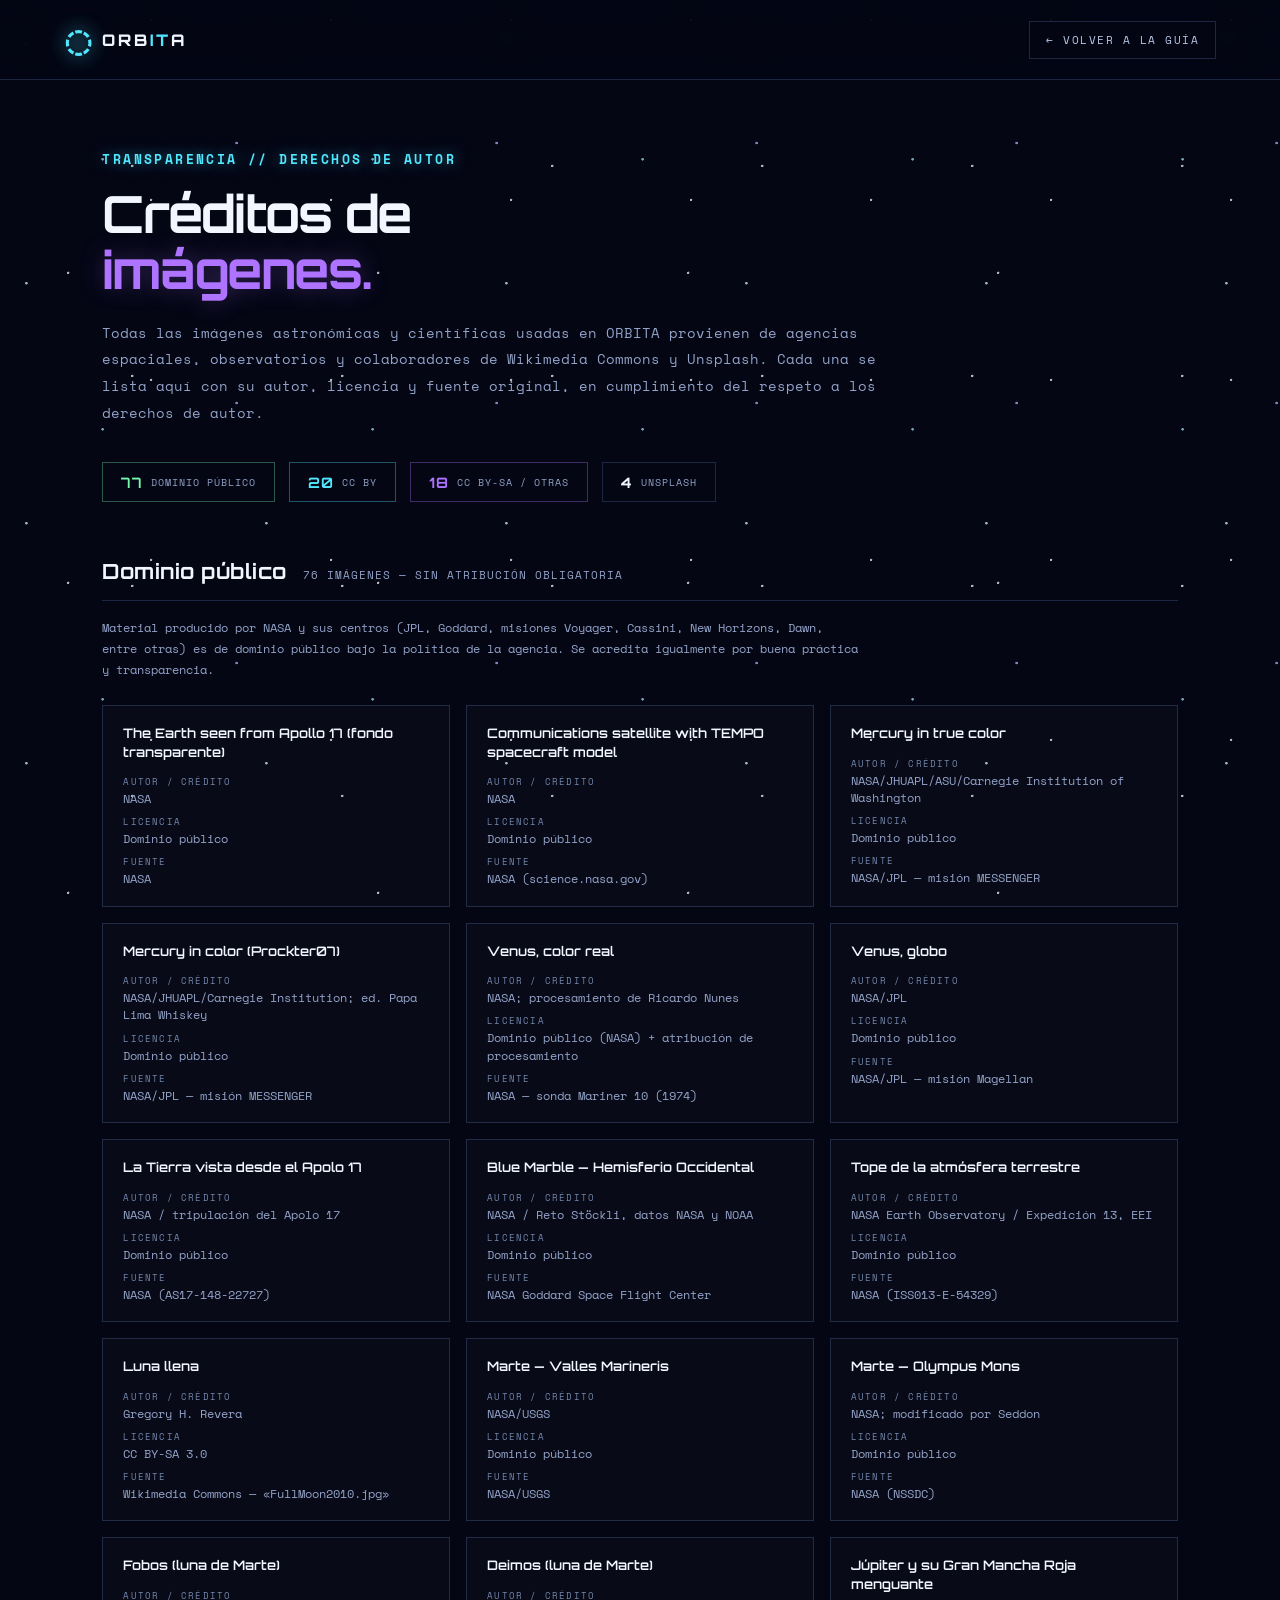
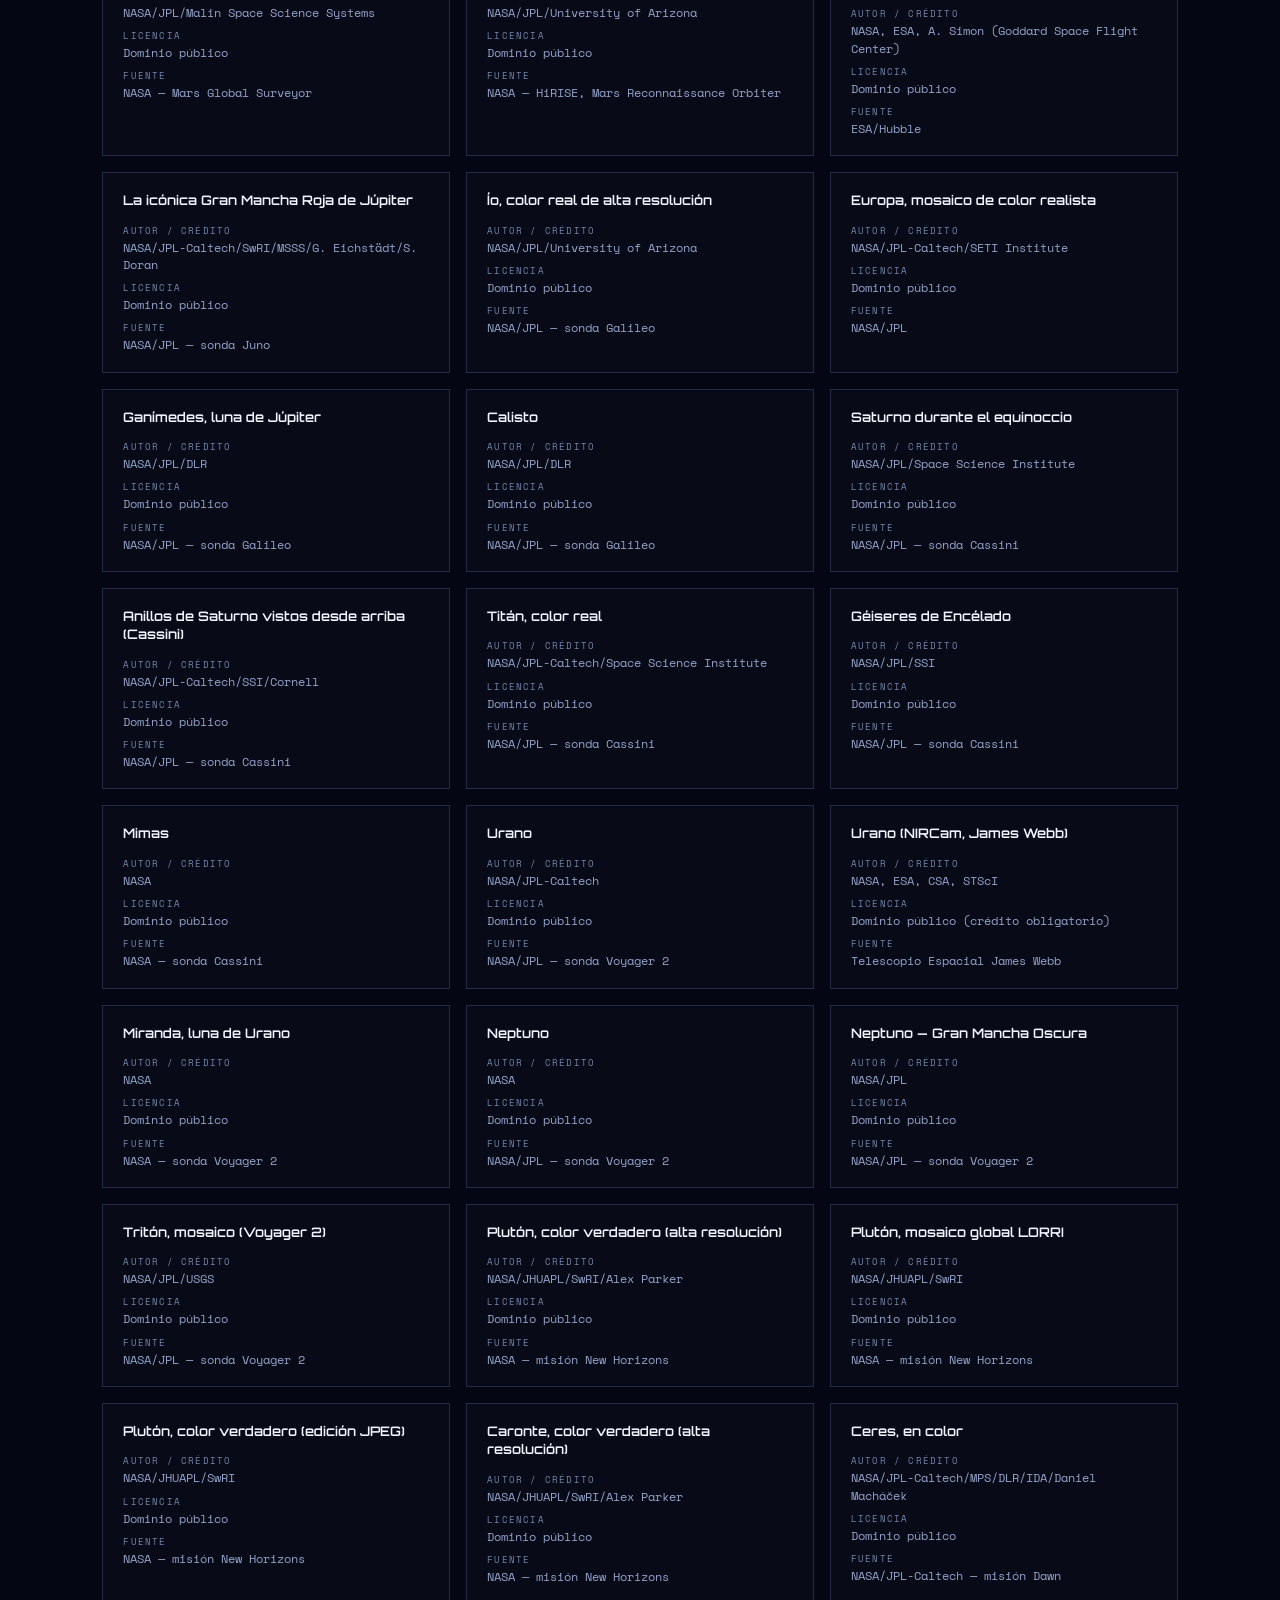
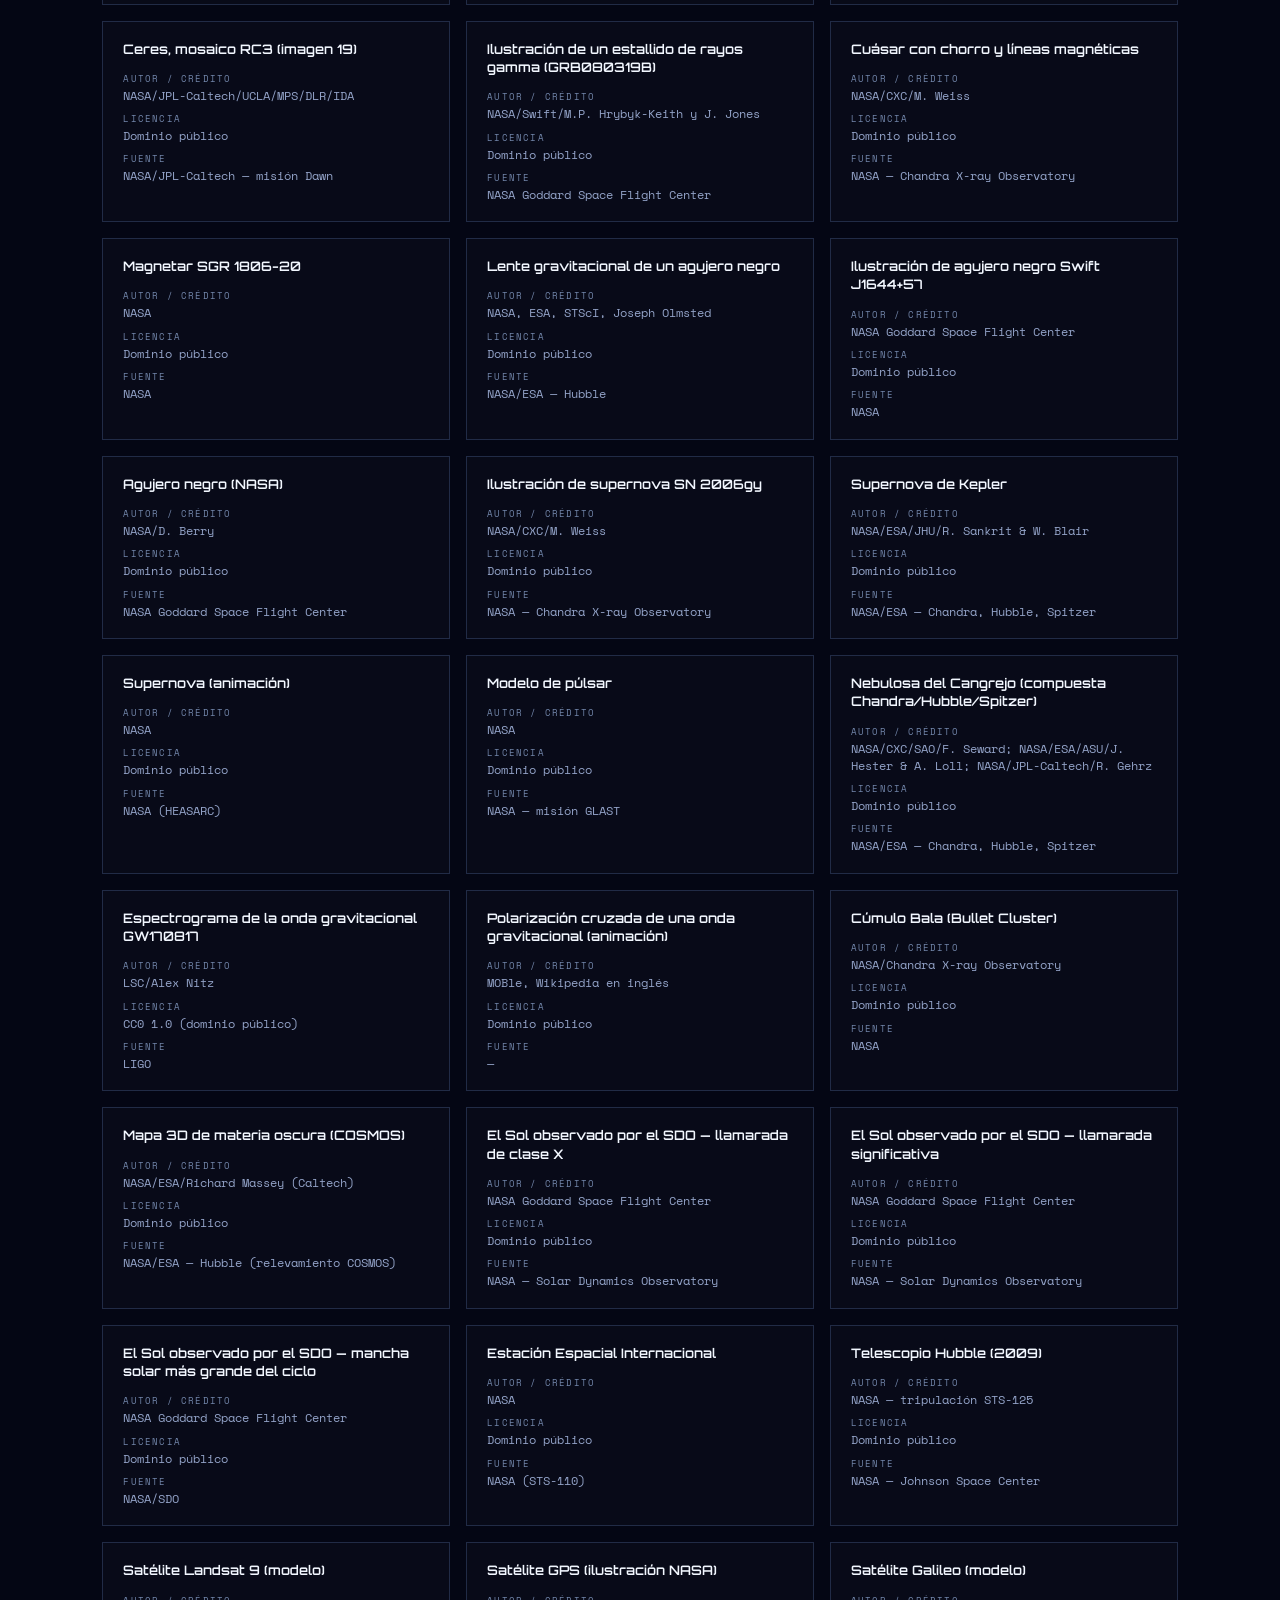
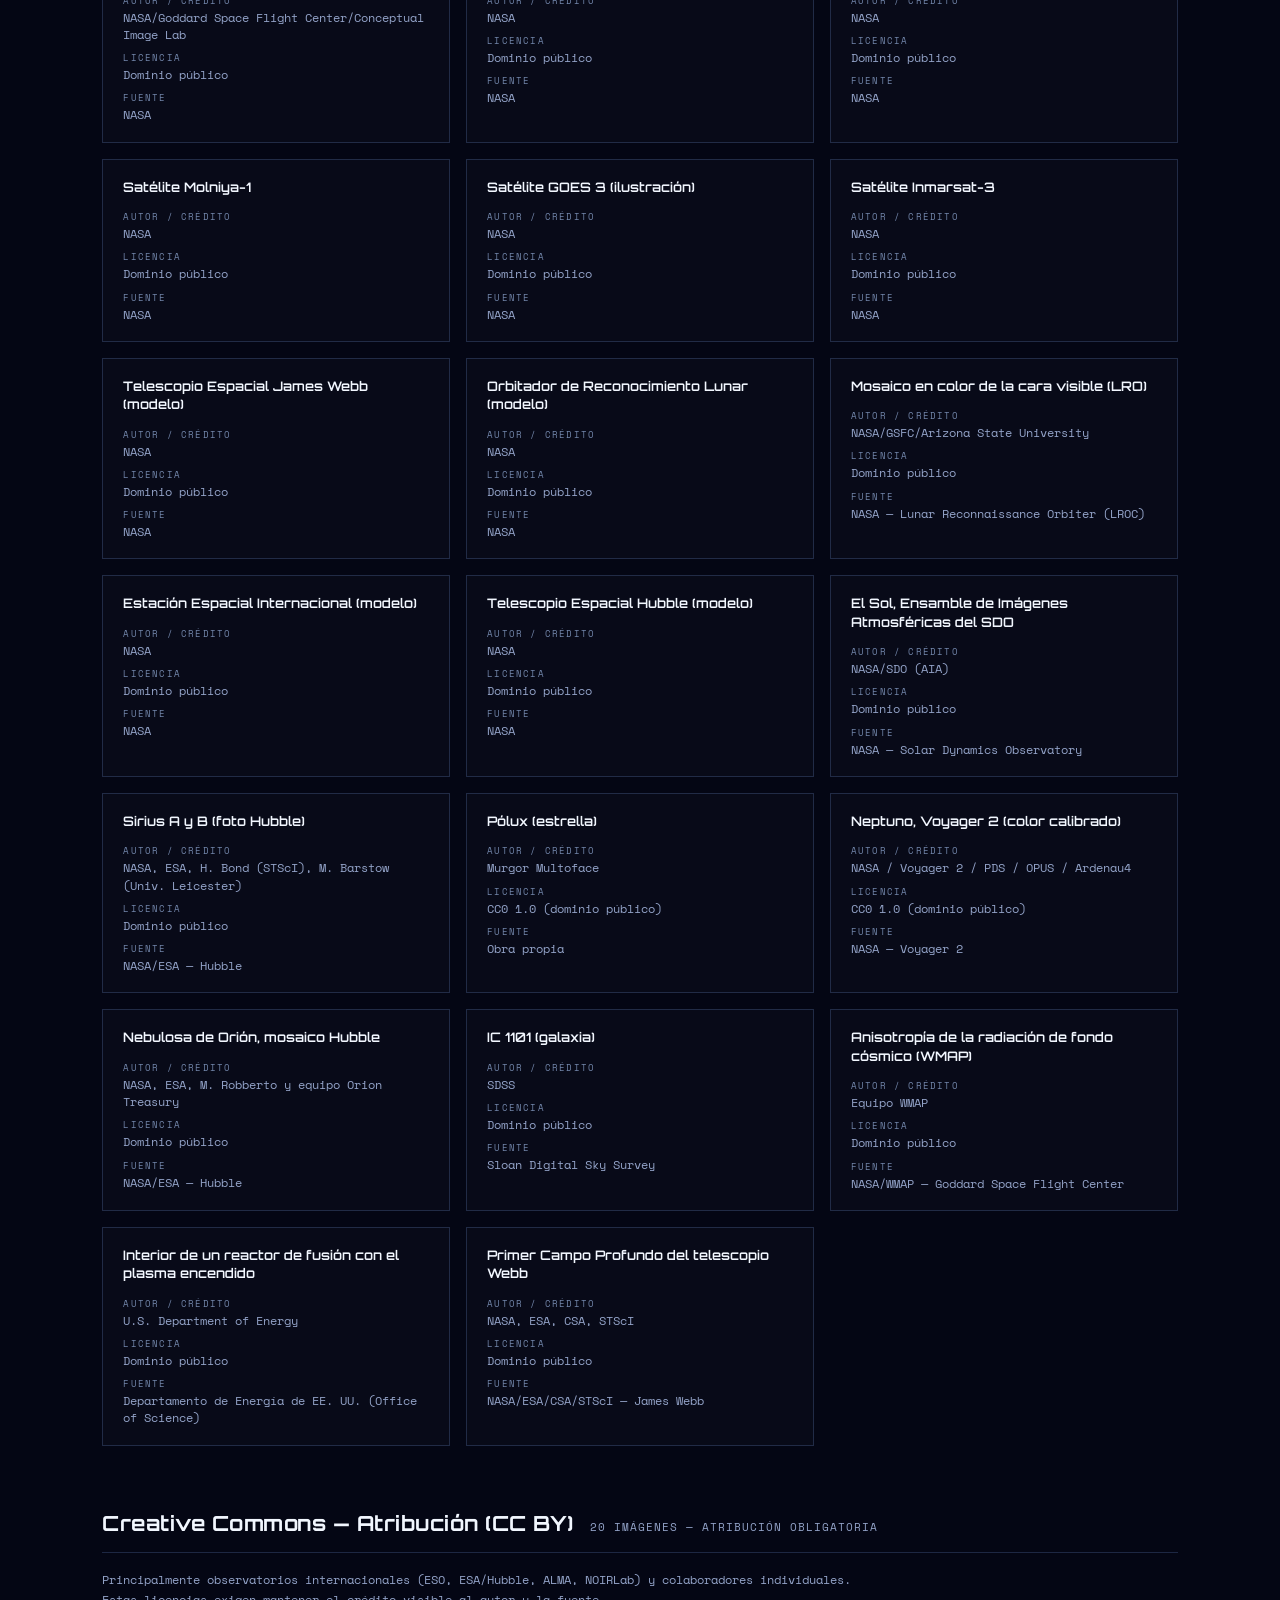
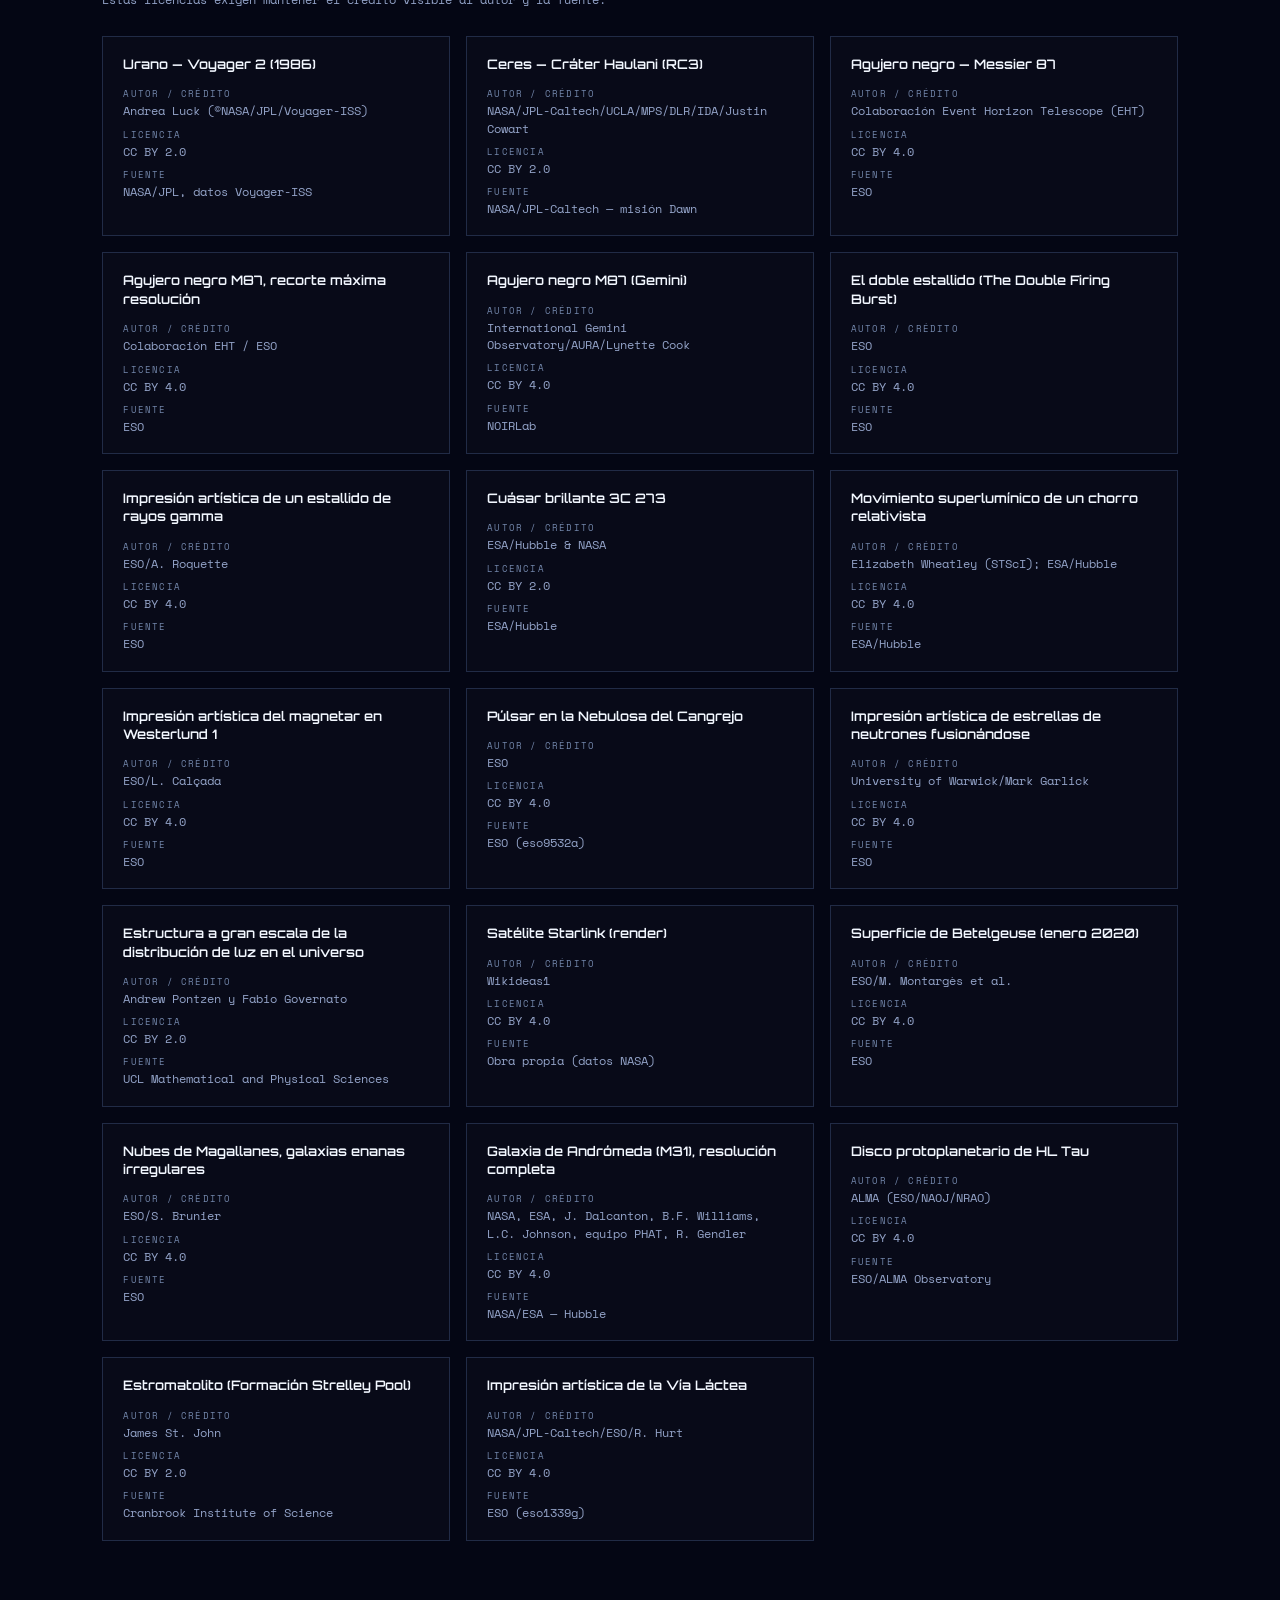
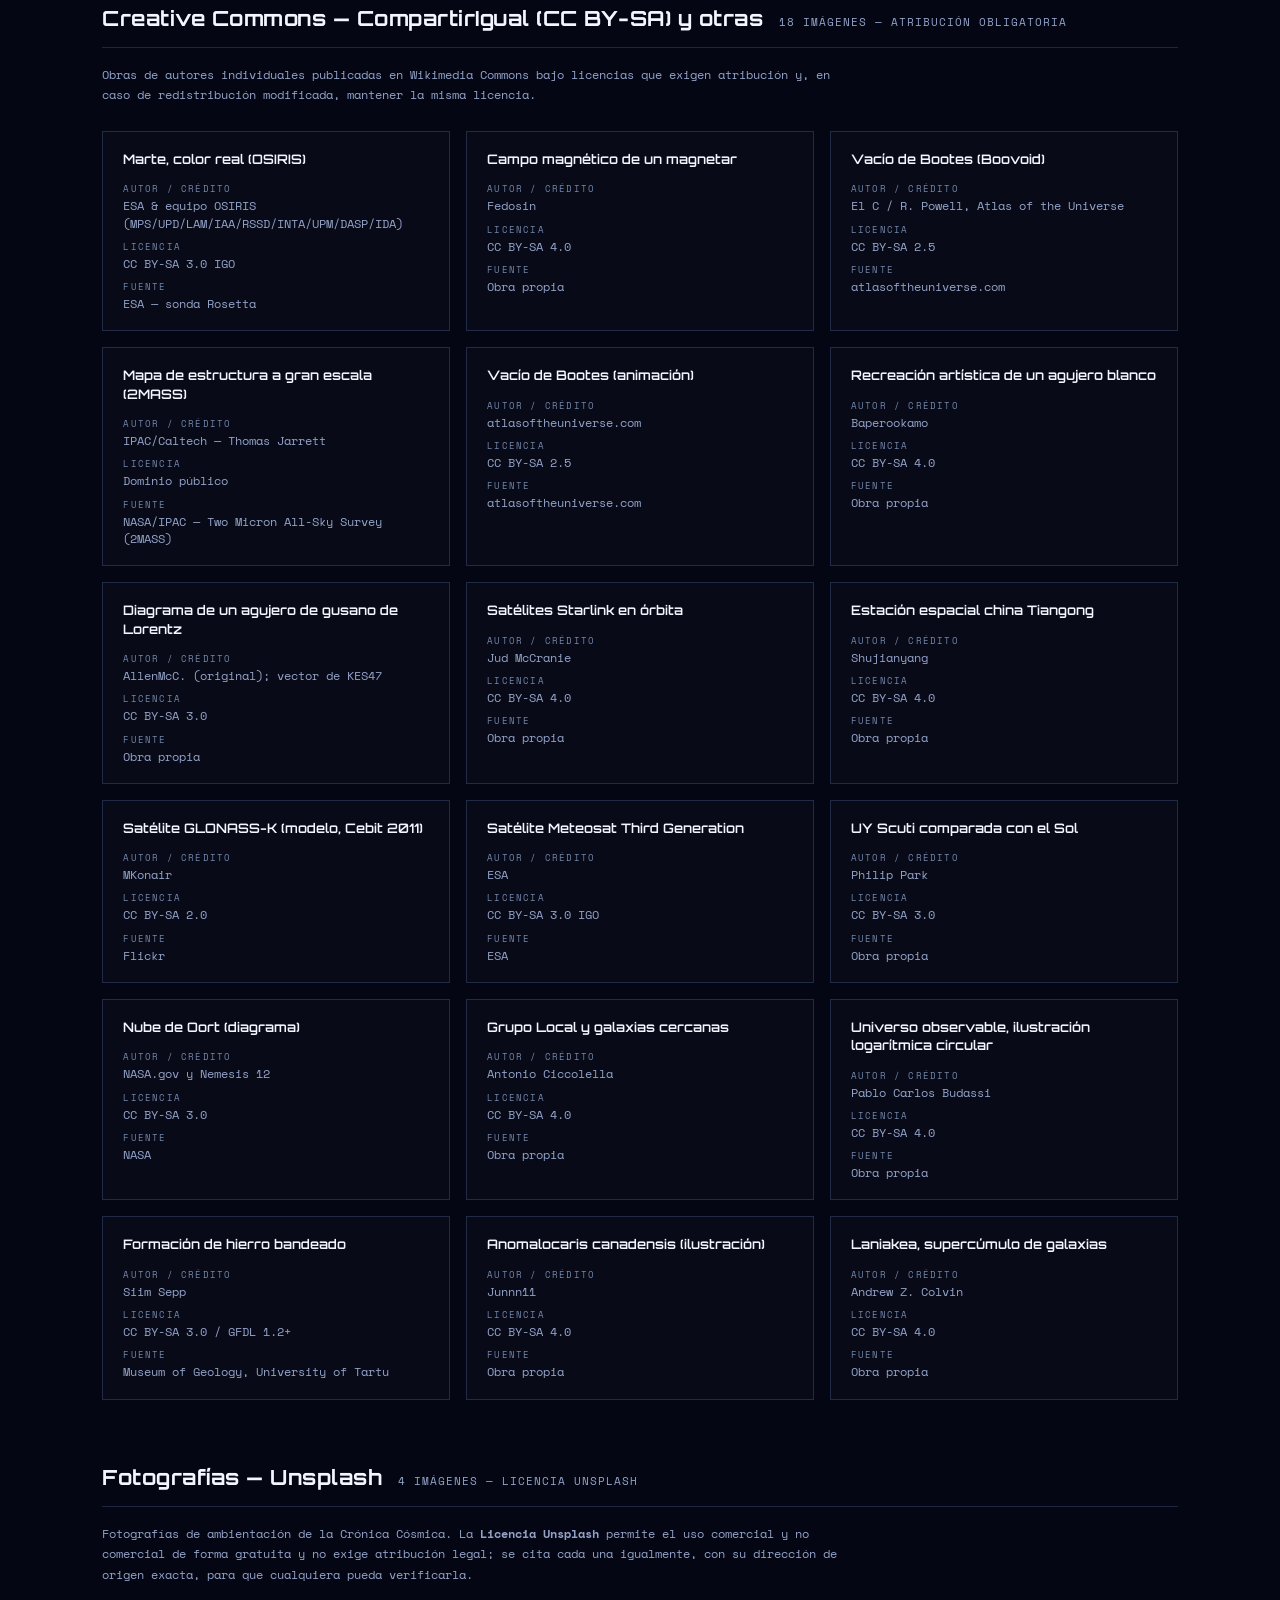
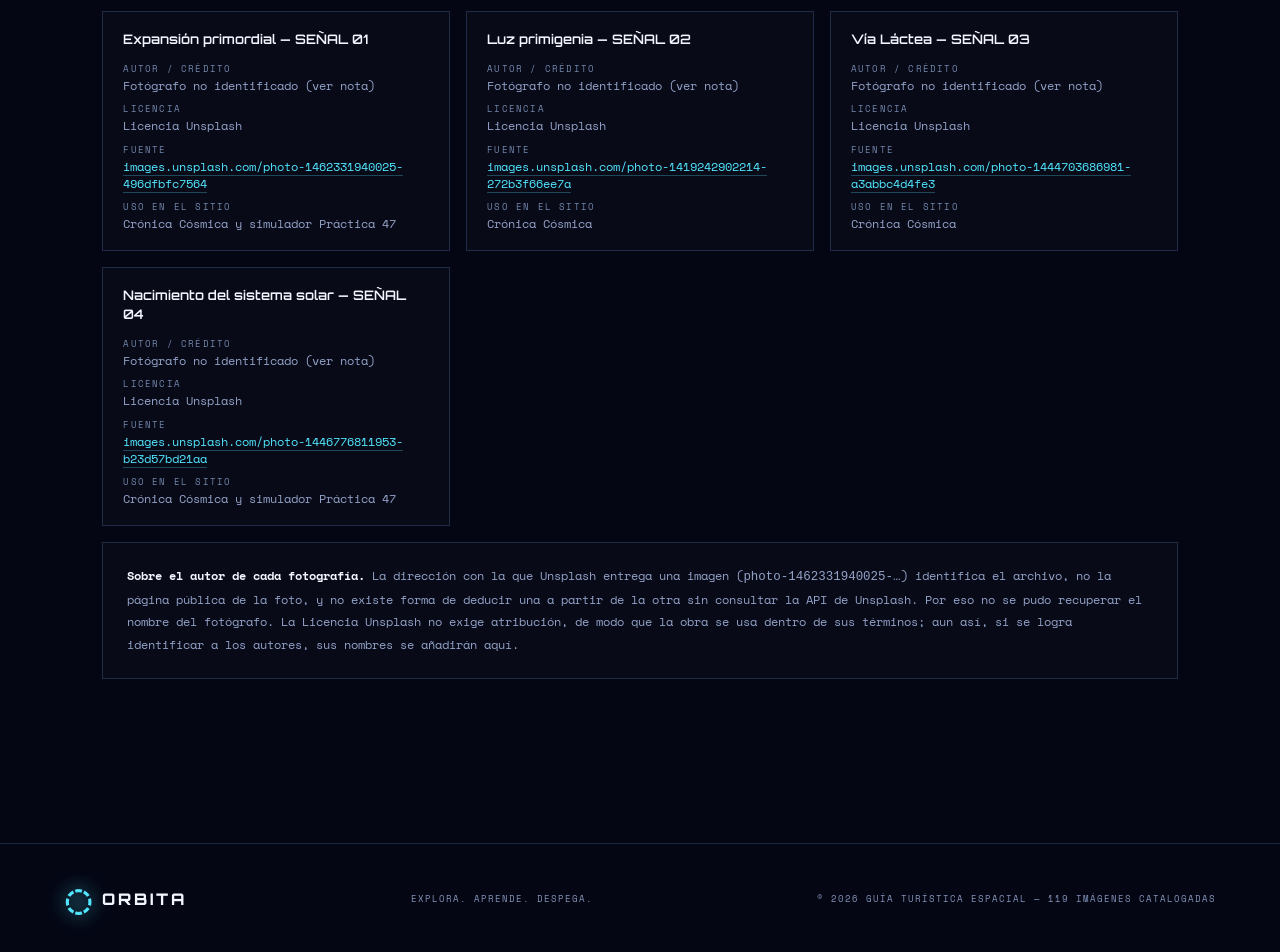
<file: credits.html>
<!doctype html>
<html lang="es">
<head>
  <meta charset="UTF-8">
  <meta name="viewport" content="width=device-width, initial-scale=1.0">
  <meta name="theme-color" content="#050817">
  <meta name="description" content="Créditos y atribuciones de las imágenes utilizadas en ORBITA, Guía Turística Espacial.">
  <title>CRÉDITOS // ORBITA</title>
  <link rel="preconnect" href="https://fonts.googleapis.com">
  <link rel="preconnect" href="https://fonts.gstatic.com" crossorigin>
  <link href="https://fonts.googleapis.com/css2?family=Orbitron:wght@400;500;600;700;800&family=Space+Mono:wght@400;700&display=swap" rel="stylesheet">
  <link rel="stylesheet" href="css/creditos.css">
</head>
<body>
  <div class="star-field" aria-hidden="true"></div>
  <header class="site-header">
    <a class="brand" href="index.html#inicio" aria-label="ORBITA, ir al inicio"><span class="brand-mark">◌</span><span>ORB<span>IT</span>A</span></a>
    <a class="back-link" href="index.html#inicio">← VOLVER A LA GUÍA</a>
  </header>

  <main>
    <p class="eyebrow">TRANSPARENCIA // DERECHOS DE AUTOR</p>
    <h1>Créditos de<br><span>imágenes.</span></h1>
    <p class="intro">Todas las imágenes astronómicas y científicas usadas en ORBITA provienen de agencias espaciales, observatorios y colaboradores de Wikimedia Commons y Unsplash. Cada una se lista aquí con su autor, licencia y fuente original, en cumplimiento del respeto a los derechos de autor.</p>

    <div class="stat-bar">
      <span class="stat-chip pd"><strong>77</strong> DOMINIO PÚBLICO</span>
      <span class="stat-chip ccby"><strong>20</strong> CC BY</span>
      <span class="stat-chip ccsa"><strong>18</strong> CC BY-SA / OTRAS</span>
      <span class="stat-chip"><strong>4</strong> UNSPLASH</span>
    </div>

    <section class="license-group">
      <div class="group-heading">
        <h2>Dominio público</h2>
        <span class="group-count">76 IMÁGENES — SIN ATRIBUCIÓN OBLIGATORIA</span>
      </div>
      <p class="group-note">Material producido por NASA y sus centros (JPL, Goddard, misiones Voyager, Cassini, New Horizons, Dawn, entre otras) es de dominio público bajo la política de la agencia. Se acredita igualmente por buena práctica y transparencia.</p>
      <div class="credit-grid">
        <article class="credit-card"><h3>The Earth seen from Apollo 17 (fondo transparente)</h3><dl><div><dt>AUTOR / CRÉDITO</dt><dd>NASA</dd></div><div><dt>LICENCIA</dt><dd>Dominio público</dd></div><div><dt>FUENTE</dt><dd>NASA</dd></div></dl></article>
<article class="credit-card"><h3>Communications satellite with TEMPO spacecraft model</h3><dl><div><dt>AUTOR / CRÉDITO</dt><dd>NASA</dd></div><div><dt>LICENCIA</dt><dd>Dominio público</dd></div><div><dt>FUENTE</dt><dd>NASA (science.nasa.gov)</dd></div></dl></article>
<article class="credit-card"><h3>Mercury in true color</h3><dl><div><dt>AUTOR / CRÉDITO</dt><dd>NASA/JHUAPL/ASU/Carnegie Institution of Washington</dd></div><div><dt>LICENCIA</dt><dd>Dominio público</dd></div><div><dt>FUENTE</dt><dd>NASA/JPL — misión MESSENGER</dd></div></dl></article>
<article class="credit-card"><h3>Mercury in color (Prockter07)</h3><dl><div><dt>AUTOR / CRÉDITO</dt><dd>NASA/JHUAPL/Carnegie Institution; ed. Papa Lima Whiskey</dd></div><div><dt>LICENCIA</dt><dd>Dominio público</dd></div><div><dt>FUENTE</dt><dd>NASA/JPL — misión MESSENGER</dd></div></dl></article>
<article class="credit-card"><h3>Venus, color real</h3><dl><div><dt>AUTOR / CRÉDITO</dt><dd>NASA; procesamiento de Ricardo Nunes</dd></div><div><dt>LICENCIA</dt><dd>Dominio público (NASA) + atribución de procesamiento</dd></div><div><dt>FUENTE</dt><dd>NASA — sonda Mariner 10 (1974)</dd></div></dl></article>
<article class="credit-card"><h3>Venus, globo</h3><dl><div><dt>AUTOR / CRÉDITO</dt><dd>NASA/JPL</dd></div><div><dt>LICENCIA</dt><dd>Dominio público</dd></div><div><dt>FUENTE</dt><dd>NASA/JPL — misión Magellan</dd></div></dl></article>
<article class="credit-card"><h3>La Tierra vista desde el Apolo 17</h3><dl><div><dt>AUTOR / CRÉDITO</dt><dd>NASA / tripulación del Apolo 17</dd></div><div><dt>LICENCIA</dt><dd>Dominio público</dd></div><div><dt>FUENTE</dt><dd>NASA (AS17-148-22727)</dd></div></dl></article>
<article class="credit-card"><h3>Blue Marble — Hemisferio Occidental</h3><dl><div><dt>AUTOR / CRÉDITO</dt><dd>NASA / Reto Stöckli, datos NASA y NOAA</dd></div><div><dt>LICENCIA</dt><dd>Dominio público</dd></div><div><dt>FUENTE</dt><dd>NASA Goddard Space Flight Center</dd></div></dl></article>
<article class="credit-card"><h3>Tope de la atmósfera terrestre</h3><dl><div><dt>AUTOR / CRÉDITO</dt><dd>NASA Earth Observatory / Expedición 13, EEI</dd></div><div><dt>LICENCIA</dt><dd>Dominio público</dd></div><div><dt>FUENTE</dt><dd>NASA (ISS013-E-54329)</dd></div></dl></article>
<article class="credit-card"><h3>Luna llena</h3><dl><div><dt>AUTOR / CRÉDITO</dt><dd>Gregory H. Revera</dd></div><div><dt>LICENCIA</dt><dd>CC BY-SA 3.0</dd></div><div><dt>FUENTE</dt><dd>Wikimedia Commons — «FullMoon2010.jpg»</dd></div></dl></article>
<article class="credit-card"><h3>Marte — Valles Marineris</h3><dl><div><dt>AUTOR / CRÉDITO</dt><dd>NASA/USGS</dd></div><div><dt>LICENCIA</dt><dd>Dominio público</dd></div><div><dt>FUENTE</dt><dd>NASA/USGS</dd></div></dl></article>
<article class="credit-card"><h3>Marte — Olympus Mons</h3><dl><div><dt>AUTOR / CRÉDITO</dt><dd>NASA; modificado por Seddon</dd></div><div><dt>LICENCIA</dt><dd>Dominio público</dd></div><div><dt>FUENTE</dt><dd>NASA (NSSDC)</dd></div></dl></article>
<article class="credit-card"><h3>Fobos (luna de Marte)</h3><dl><div><dt>AUTOR / CRÉDITO</dt><dd>NASA/JPL/Malin Space Science Systems</dd></div><div><dt>LICENCIA</dt><dd>Dominio público</dd></div><div><dt>FUENTE</dt><dd>NASA — Mars Global Surveyor</dd></div></dl></article>
<article class="credit-card"><h3>Deimos (luna de Marte)</h3><dl><div><dt>AUTOR / CRÉDITO</dt><dd>NASA/JPL/University of Arizona</dd></div><div><dt>LICENCIA</dt><dd>Dominio público</dd></div><div><dt>FUENTE</dt><dd>NASA — HiRISE, Mars Reconnaissance Orbiter</dd></div></dl></article>
<article class="credit-card"><h3>Júpiter y su Gran Mancha Roja menguante</h3><dl><div><dt>AUTOR / CRÉDITO</dt><dd>NASA, ESA, A. Simon (Goddard Space Flight Center)</dd></div><div><dt>LICENCIA</dt><dd>Dominio público</dd></div><div><dt>FUENTE</dt><dd>ESA/Hubble</dd></div></dl></article>
<article class="credit-card"><h3>La icónica Gran Mancha Roja de Júpiter</h3><dl><div><dt>AUTOR / CRÉDITO</dt><dd>NASA/JPL-Caltech/SwRI/MSSS/G. Eichstädt/S. Doran</dd></div><div><dt>LICENCIA</dt><dd>Dominio público</dd></div><div><dt>FUENTE</dt><dd>NASA/JPL — sonda Juno</dd></div></dl></article>
<article class="credit-card"><h3>Ío, color real de alta resolución</h3><dl><div><dt>AUTOR / CRÉDITO</dt><dd>NASA/JPL/University of Arizona</dd></div><div><dt>LICENCIA</dt><dd>Dominio público</dd></div><div><dt>FUENTE</dt><dd>NASA/JPL — sonda Galileo</dd></div></dl></article>
<article class="credit-card"><h3>Europa, mosaico de color realista</h3><dl><div><dt>AUTOR / CRÉDITO</dt><dd>NASA/JPL-Caltech/SETI Institute</dd></div><div><dt>LICENCIA</dt><dd>Dominio público</dd></div><div><dt>FUENTE</dt><dd>NASA/JPL</dd></div></dl></article>
<article class="credit-card"><h3>Ganímedes, luna de Júpiter</h3><dl><div><dt>AUTOR / CRÉDITO</dt><dd>NASA/JPL/DLR</dd></div><div><dt>LICENCIA</dt><dd>Dominio público</dd></div><div><dt>FUENTE</dt><dd>NASA/JPL — sonda Galileo</dd></div></dl></article>
<article class="credit-card"><h3>Calisto</h3><dl><div><dt>AUTOR / CRÉDITO</dt><dd>NASA/JPL/DLR</dd></div><div><dt>LICENCIA</dt><dd>Dominio público</dd></div><div><dt>FUENTE</dt><dd>NASA/JPL — sonda Galileo</dd></div></dl></article>
<article class="credit-card"><h3>Saturno durante el equinoccio</h3><dl><div><dt>AUTOR / CRÉDITO</dt><dd>NASA/JPL/Space Science Institute</dd></div><div><dt>LICENCIA</dt><dd>Dominio público</dd></div><div><dt>FUENTE</dt><dd>NASA/JPL — sonda Cassini</dd></div></dl></article>
<article class="credit-card"><h3>Anillos de Saturno vistos desde arriba (Cassini)</h3><dl><div><dt>AUTOR / CRÉDITO</dt><dd>NASA/JPL-Caltech/SSI/Cornell</dd></div><div><dt>LICENCIA</dt><dd>Dominio público</dd></div><div><dt>FUENTE</dt><dd>NASA/JPL — sonda Cassini</dd></div></dl></article>
<article class="credit-card"><h3>Titán, color real</h3><dl><div><dt>AUTOR / CRÉDITO</dt><dd>NASA/JPL-Caltech/Space Science Institute</dd></div><div><dt>LICENCIA</dt><dd>Dominio público</dd></div><div><dt>FUENTE</dt><dd>NASA/JPL — sonda Cassini</dd></div></dl></article>
<article class="credit-card"><h3>Géiseres de Encélado</h3><dl><div><dt>AUTOR / CRÉDITO</dt><dd>NASA/JPL/SSI</dd></div><div><dt>LICENCIA</dt><dd>Dominio público</dd></div><div><dt>FUENTE</dt><dd>NASA/JPL — sonda Cassini</dd></div></dl></article>
<article class="credit-card"><h3>Mimas</h3><dl><div><dt>AUTOR / CRÉDITO</dt><dd>NASA</dd></div><div><dt>LICENCIA</dt><dd>Dominio público</dd></div><div><dt>FUENTE</dt><dd>NASA — sonda Cassini</dd></div></dl></article>
<article class="credit-card"><h3>Urano</h3><dl><div><dt>AUTOR / CRÉDITO</dt><dd>NASA/JPL-Caltech</dd></div><div><dt>LICENCIA</dt><dd>Dominio público</dd></div><div><dt>FUENTE</dt><dd>NASA/JPL — sonda Voyager 2</dd></div></dl></article>
<article class="credit-card"><h3>Urano (NIRCam, James Webb)</h3><dl><div><dt>AUTOR / CRÉDITO</dt><dd>NASA, ESA, CSA, STScI</dd></div><div><dt>LICENCIA</dt><dd>Dominio público (crédito obligatorio)</dd></div><div><dt>FUENTE</dt><dd>Telescopio Espacial James Webb</dd></div></dl></article>
<article class="credit-card"><h3>Miranda, luna de Urano</h3><dl><div><dt>AUTOR / CRÉDITO</dt><dd>NASA</dd></div><div><dt>LICENCIA</dt><dd>Dominio público</dd></div><div><dt>FUENTE</dt><dd>NASA — sonda Voyager 2</dd></div></dl></article>
<article class="credit-card"><h3>Neptuno</h3><dl><div><dt>AUTOR / CRÉDITO</dt><dd>NASA</dd></div><div><dt>LICENCIA</dt><dd>Dominio público</dd></div><div><dt>FUENTE</dt><dd>NASA/JPL — sonda Voyager 2</dd></div></dl></article>
<article class="credit-card"><h3>Neptuno — Gran Mancha Oscura</h3><dl><div><dt>AUTOR / CRÉDITO</dt><dd>NASA/JPL</dd></div><div><dt>LICENCIA</dt><dd>Dominio público</dd></div><div><dt>FUENTE</dt><dd>NASA/JPL — sonda Voyager 2</dd></div></dl></article>
<article class="credit-card"><h3>Tritón, mosaico (Voyager 2)</h3><dl><div><dt>AUTOR / CRÉDITO</dt><dd>NASA/JPL/USGS</dd></div><div><dt>LICENCIA</dt><dd>Dominio público</dd></div><div><dt>FUENTE</dt><dd>NASA/JPL — sonda Voyager 2</dd></div></dl></article>
<article class="credit-card"><h3>Plutón, color verdadero (alta resolución)</h3><dl><div><dt>AUTOR / CRÉDITO</dt><dd>NASA/JHUAPL/SwRI/Alex Parker</dd></div><div><dt>LICENCIA</dt><dd>Dominio público</dd></div><div><dt>FUENTE</dt><dd>NASA — misión New Horizons</dd></div></dl></article>
<article class="credit-card"><h3>Plutón, mosaico global LORRI</h3><dl><div><dt>AUTOR / CRÉDITO</dt><dd>NASA/JHUAPL/SwRI</dd></div><div><dt>LICENCIA</dt><dd>Dominio público</dd></div><div><dt>FUENTE</dt><dd>NASA — misión New Horizons</dd></div></dl></article>
<article class="credit-card"><h3>Plutón, color verdadero (edición JPEG)</h3><dl><div><dt>AUTOR / CRÉDITO</dt><dd>NASA/JHUAPL/SwRI</dd></div><div><dt>LICENCIA</dt><dd>Dominio público</dd></div><div><dt>FUENTE</dt><dd>NASA — misión New Horizons</dd></div></dl></article>
<article class="credit-card"><h3>Caronte, color verdadero (alta resolución)</h3><dl><div><dt>AUTOR / CRÉDITO</dt><dd>NASA/JHUAPL/SwRI/Alex Parker</dd></div><div><dt>LICENCIA</dt><dd>Dominio público</dd></div><div><dt>FUENTE</dt><dd>NASA — misión New Horizons</dd></div></dl></article>
<article class="credit-card"><h3>Ceres, en color</h3><dl><div><dt>AUTOR / CRÉDITO</dt><dd>NASA/JPL-Caltech/MPS/DLR/IDA/Daniel Macháček</dd></div><div><dt>LICENCIA</dt><dd>Dominio público</dd></div><div><dt>FUENTE</dt><dd>NASA/JPL-Caltech — misión Dawn</dd></div></dl></article>
<article class="credit-card"><h3>Ceres, mosaico RC3 (imagen 19)</h3><dl><div><dt>AUTOR / CRÉDITO</dt><dd>NASA/JPL-Caltech/UCLA/MPS/DLR/IDA</dd></div><div><dt>LICENCIA</dt><dd>Dominio público</dd></div><div><dt>FUENTE</dt><dd>NASA/JPL-Caltech — misión Dawn</dd></div></dl></article>
<article class="credit-card"><h3>Ilustración de un estallido de rayos gamma (GRB080319B)</h3><dl><div><dt>AUTOR / CRÉDITO</dt><dd>NASA/Swift/M.P. Hrybyk-Keith y J. Jones</dd></div><div><dt>LICENCIA</dt><dd>Dominio público</dd></div><div><dt>FUENTE</dt><dd>NASA Goddard Space Flight Center</dd></div></dl></article>
<article class="credit-card"><h3>Cuásar con chorro y líneas magnéticas</h3><dl><div><dt>AUTOR / CRÉDITO</dt><dd>NASA/CXC/M. Weiss</dd></div><div><dt>LICENCIA</dt><dd>Dominio público</dd></div><div><dt>FUENTE</dt><dd>NASA — Chandra X-ray Observatory</dd></div></dl></article>
<article class="credit-card"><h3>Magnetar SGR 1806-20</h3><dl><div><dt>AUTOR / CRÉDITO</dt><dd>NASA</dd></div><div><dt>LICENCIA</dt><dd>Dominio público</dd></div><div><dt>FUENTE</dt><dd>NASA</dd></div></dl></article>
<article class="credit-card"><h3>Lente gravitacional de un agujero negro</h3><dl><div><dt>AUTOR / CRÉDITO</dt><dd>NASA, ESA, STScI, Joseph Olmsted</dd></div><div><dt>LICENCIA</dt><dd>Dominio público</dd></div><div><dt>FUENTE</dt><dd>NASA/ESA — Hubble</dd></div></dl></article>
<article class="credit-card"><h3>Ilustración de agujero negro Swift J1644+57</h3><dl><div><dt>AUTOR / CRÉDITO</dt><dd>NASA Goddard Space Flight Center</dd></div><div><dt>LICENCIA</dt><dd>Dominio público</dd></div><div><dt>FUENTE</dt><dd>NASA</dd></div></dl></article>
<article class="credit-card"><h3>Agujero negro (NASA)</h3><dl><div><dt>AUTOR / CRÉDITO</dt><dd>NASA/D. Berry</dd></div><div><dt>LICENCIA</dt><dd>Dominio público</dd></div><div><dt>FUENTE</dt><dd>NASA Goddard Space Flight Center</dd></div></dl></article>
<article class="credit-card"><h3>Ilustración de supernova SN 2006gy</h3><dl><div><dt>AUTOR / CRÉDITO</dt><dd>NASA/CXC/M. Weiss</dd></div><div><dt>LICENCIA</dt><dd>Dominio público</dd></div><div><dt>FUENTE</dt><dd>NASA — Chandra X-ray Observatory</dd></div></dl></article>
<article class="credit-card"><h3>Supernova de Kepler</h3><dl><div><dt>AUTOR / CRÉDITO</dt><dd>NASA/ESA/JHU/R. Sankrit &amp; W. Blair</dd></div><div><dt>LICENCIA</dt><dd>Dominio público</dd></div><div><dt>FUENTE</dt><dd>NASA/ESA — Chandra, Hubble, Spitzer</dd></div></dl></article>
<article class="credit-card"><h3>Supernova (animación)</h3><dl><div><dt>AUTOR / CRÉDITO</dt><dd>NASA</dd></div><div><dt>LICENCIA</dt><dd>Dominio público</dd></div><div><dt>FUENTE</dt><dd>NASA (HEASARC)</dd></div></dl></article>
<article class="credit-card"><h3>Modelo de púlsar</h3><dl><div><dt>AUTOR / CRÉDITO</dt><dd>NASA</dd></div><div><dt>LICENCIA</dt><dd>Dominio público</dd></div><div><dt>FUENTE</dt><dd>NASA — misión GLAST</dd></div></dl></article>
<article class="credit-card"><h3>Nebulosa del Cangrejo (compuesta Chandra/Hubble/Spitzer)</h3><dl><div><dt>AUTOR / CRÉDITO</dt><dd>NASA/CXC/SAO/F. Seward; NASA/ESA/ASU/J. Hester &amp; A. Loll; NASA/JPL-Caltech/R. Gehrz</dd></div><div><dt>LICENCIA</dt><dd>Dominio público</dd></div><div><dt>FUENTE</dt><dd>NASA/ESA — Chandra, Hubble, Spitzer</dd></div></dl></article>
<article class="credit-card"><h3>Espectrograma de la onda gravitacional GW170817</h3><dl><div><dt>AUTOR / CRÉDITO</dt><dd>LSC/Alex Nitz</dd></div><div><dt>LICENCIA</dt><dd>CC0 1.0 (dominio público)</dd></div><div><dt>FUENTE</dt><dd>LIGO</dd></div></dl></article>
<article class="credit-card"><h3>Polarización cruzada de una onda gravitacional (animación)</h3><dl><div><dt>AUTOR / CRÉDITO</dt><dd>MOBle, Wikipedia en inglés</dd></div><div><dt>LICENCIA</dt><dd>Dominio público</dd></div><div><dt>FUENTE</dt><dd>—</dd></div></dl></article>
<article class="credit-card"><h3>Cúmulo Bala (Bullet Cluster)</h3><dl><div><dt>AUTOR / CRÉDITO</dt><dd>NASA/Chandra X-ray Observatory</dd></div><div><dt>LICENCIA</dt><dd>Dominio público</dd></div><div><dt>FUENTE</dt><dd>NASA</dd></div></dl></article>
<article class="credit-card"><h3>Mapa 3D de materia oscura (COSMOS)</h3><dl><div><dt>AUTOR / CRÉDITO</dt><dd>NASA/ESA/Richard Massey (Caltech)</dd></div><div><dt>LICENCIA</dt><dd>Dominio público</dd></div><div><dt>FUENTE</dt><dd>NASA/ESA — Hubble (relevamiento COSMOS)</dd></div></dl></article>
<article class="credit-card"><h3>El Sol observado por el SDO — llamarada de clase X</h3><dl><div><dt>AUTOR / CRÉDITO</dt><dd>NASA Goddard Space Flight Center</dd></div><div><dt>LICENCIA</dt><dd>Dominio público</dd></div><div><dt>FUENTE</dt><dd>NASA — Solar Dynamics Observatory</dd></div></dl></article>
<article class="credit-card"><h3>El Sol observado por el SDO — llamarada significativa</h3><dl><div><dt>AUTOR / CRÉDITO</dt><dd>NASA Goddard Space Flight Center</dd></div><div><dt>LICENCIA</dt><dd>Dominio público</dd></div><div><dt>FUENTE</dt><dd>NASA — Solar Dynamics Observatory</dd></div></dl></article>
<article class="credit-card"><h3>El Sol observado por el SDO — mancha solar más grande del ciclo</h3><dl><div><dt>AUTOR / CRÉDITO</dt><dd>NASA Goddard Space Flight Center</dd></div><div><dt>LICENCIA</dt><dd>Dominio público</dd></div><div><dt>FUENTE</dt><dd>NASA/SDO</dd></div></dl></article>
<article class="credit-card"><h3>Estación Espacial Internacional</h3><dl><div><dt>AUTOR / CRÉDITO</dt><dd>NASA</dd></div><div><dt>LICENCIA</dt><dd>Dominio público</dd></div><div><dt>FUENTE</dt><dd>NASA (STS-110)</dd></div></dl></article>
<article class="credit-card"><h3>Telescopio Hubble (2009)</h3><dl><div><dt>AUTOR / CRÉDITO</dt><dd>NASA — tripulación STS-125</dd></div><div><dt>LICENCIA</dt><dd>Dominio público</dd></div><div><dt>FUENTE</dt><dd>NASA — Johnson Space Center</dd></div></dl></article>
<article class="credit-card"><h3>Satélite Landsat 9 (modelo)</h3><dl><div><dt>AUTOR / CRÉDITO</dt><dd>NASA/Goddard Space Flight Center/Conceptual Image Lab</dd></div><div><dt>LICENCIA</dt><dd>Dominio público</dd></div><div><dt>FUENTE</dt><dd>NASA</dd></div></dl></article>
<article class="credit-card"><h3>Satélite GPS (ilustración NASA)</h3><dl><div><dt>AUTOR / CRÉDITO</dt><dd>NASA</dd></div><div><dt>LICENCIA</dt><dd>Dominio público</dd></div><div><dt>FUENTE</dt><dd>NASA</dd></div></dl></article>
<article class="credit-card"><h3>Satélite Galileo (modelo)</h3><dl><div><dt>AUTOR / CRÉDITO</dt><dd>NASA</dd></div><div><dt>LICENCIA</dt><dd>Dominio público</dd></div><div><dt>FUENTE</dt><dd>NASA</dd></div></dl></article>
<article class="credit-card"><h3>Satélite Molniya-1</h3><dl><div><dt>AUTOR / CRÉDITO</dt><dd>NASA</dd></div><div><dt>LICENCIA</dt><dd>Dominio público</dd></div><div><dt>FUENTE</dt><dd>NASA</dd></div></dl></article>
<article class="credit-card"><h3>Satélite GOES 3 (ilustración)</h3><dl><div><dt>AUTOR / CRÉDITO</dt><dd>NASA</dd></div><div><dt>LICENCIA</dt><dd>Dominio público</dd></div><div><dt>FUENTE</dt><dd>NASA</dd></div></dl></article>
<article class="credit-card"><h3>Satélite Inmarsat-3</h3><dl><div><dt>AUTOR / CRÉDITO</dt><dd>NASA</dd></div><div><dt>LICENCIA</dt><dd>Dominio público</dd></div><div><dt>FUENTE</dt><dd>NASA</dd></div></dl></article>
<article class="credit-card"><h3>Telescopio Espacial James Webb (modelo)</h3><dl><div><dt>AUTOR / CRÉDITO</dt><dd>NASA</dd></div><div><dt>LICENCIA</dt><dd>Dominio público</dd></div><div><dt>FUENTE</dt><dd>NASA</dd></div></dl></article>
<article class="credit-card"><h3>Orbitador de Reconocimiento Lunar (modelo)</h3><dl><div><dt>AUTOR / CRÉDITO</dt><dd>NASA</dd></div><div><dt>LICENCIA</dt><dd>Dominio público</dd></div><div><dt>FUENTE</dt><dd>NASA</dd></div></dl></article><article class="credit-card"><h3>Mosaico en color de la cara visible (LRO)</h3><dl><div><dt>AUTOR / CRÉDITO</dt><dd>NASA/GSFC/Arizona State University</dd></div><div><dt>LICENCIA</dt><dd>Dominio público</dd></div><div><dt>FUENTE</dt><dd>NASA — Lunar Reconnaissance Orbiter (LROC)</dd></div></dl></article>
<article class="credit-card"><h3>Estación Espacial Internacional (modelo)</h3><dl><div><dt>AUTOR / CRÉDITO</dt><dd>NASA</dd></div><div><dt>LICENCIA</dt><dd>Dominio público</dd></div><div><dt>FUENTE</dt><dd>NASA</dd></div></dl></article>
<article class="credit-card"><h3>Telescopio Espacial Hubble (modelo)</h3><dl><div><dt>AUTOR / CRÉDITO</dt><dd>NASA</dd></div><div><dt>LICENCIA</dt><dd>Dominio público</dd></div><div><dt>FUENTE</dt><dd>NASA</dd></div></dl></article>
<article class="credit-card"><h3>El Sol, Ensamble de Imágenes Atmosféricas del SDO</h3><dl><div><dt>AUTOR / CRÉDITO</dt><dd>NASA/SDO (AIA)</dd></div><div><dt>LICENCIA</dt><dd>Dominio público</dd></div><div><dt>FUENTE</dt><dd>NASA — Solar Dynamics Observatory</dd></div></dl></article>
<article class="credit-card"><h3>Sirius A y B (foto Hubble)</h3><dl><div><dt>AUTOR / CRÉDITO</dt><dd>NASA, ESA, H. Bond (STScI), M. Barstow (Univ. Leicester)</dd></div><div><dt>LICENCIA</dt><dd>Dominio público</dd></div><div><dt>FUENTE</dt><dd>NASA/ESA — Hubble</dd></div></dl></article>
<article class="credit-card"><h3>Pólux (estrella)</h3><dl><div><dt>AUTOR / CRÉDITO</dt><dd>Murgor Multoface</dd></div><div><dt>LICENCIA</dt><dd>CC0 1.0 (dominio público)</dd></div><div><dt>FUENTE</dt><dd>Obra propia</dd></div></dl></article>
<article class="credit-card"><h3>Neptuno, Voyager 2 (color calibrado)</h3><dl><div><dt>AUTOR / CRÉDITO</dt><dd>NASA / Voyager 2 / PDS / OPUS / Ardenau4</dd></div><div><dt>LICENCIA</dt><dd>CC0 1.0 (dominio público)</dd></div><div><dt>FUENTE</dt><dd>NASA — Voyager 2</dd></div></dl></article>
<article class="credit-card"><h3>Nebulosa de Orión, mosaico Hubble</h3><dl><div><dt>AUTOR / CRÉDITO</dt><dd>NASA, ESA, M. Robberto y equipo Orion Treasury</dd></div><div><dt>LICENCIA</dt><dd>Dominio público</dd></div><div><dt>FUENTE</dt><dd>NASA/ESA — Hubble</dd></div></dl></article>
<article class="credit-card"><h3>IC 1101 (galaxia)</h3><dl><div><dt>AUTOR / CRÉDITO</dt><dd>SDSS</dd></div><div><dt>LICENCIA</dt><dd>Dominio público</dd></div><div><dt>FUENTE</dt><dd>Sloan Digital Sky Survey</dd></div></dl></article>
<article class="credit-card"><h3>Anisotropía de la radiación de fondo cósmico (WMAP)</h3><dl><div><dt>AUTOR / CRÉDITO</dt><dd>Equipo WMAP</dd></div><div><dt>LICENCIA</dt><dd>Dominio público</dd></div><div><dt>FUENTE</dt><dd>NASA/WMAP — Goddard Space Flight Center</dd></div></dl></article>
<article class="credit-card"><h3>Interior de un reactor de fusión con el plasma encendido</h3><dl><div><dt>AUTOR / CRÉDITO</dt><dd>U.S. Department of Energy</dd></div><div><dt>LICENCIA</dt><dd>Dominio público</dd></div><div><dt>FUENTE</dt><dd>Departamento de Energía de EE. UU. (Office of Science)</dd></div></dl></article>
<article class="credit-card"><h3>Primer Campo Profundo del telescopio Webb</h3><dl><div><dt>AUTOR / CRÉDITO</dt><dd>NASA, ESA, CSA, STScI</dd></div><div><dt>LICENCIA</dt><dd>Dominio público</dd></div><div><dt>FUENTE</dt><dd>NASA/ESA/CSA/STScI — James Webb</dd></div></dl></article>
      </div>
    </section>

    <section class="license-group">
      <div class="group-heading">
        <h2>Creative Commons — Atribución (CC BY)</h2>
        <span class="group-count">20 IMÁGENES — ATRIBUCIÓN OBLIGATORIA</span>
      </div>
      <p class="group-note">Principalmente observatorios internacionales (ESO, ESA/Hubble, ALMA, NOIRLab) y colaboradores individuales. Estas licencias exigen mantener el crédito visible al autor y la fuente.</p>
      <div class="credit-grid">
        <article class="credit-card"><h3>Urano — Voyager 2 (1986)</h3><dl><div><dt>AUTOR / CRÉDITO</dt><dd>Andrea Luck (©NASA/JPL/Voyager-ISS)</dd></div><div><dt>LICENCIA</dt><dd>CC BY 2.0</dd></div><div><dt>FUENTE</dt><dd>NASA/JPL, datos Voyager-ISS</dd></div></dl></article>
<article class="credit-card"><h3>Ceres — Cráter Haulani (RC3)</h3><dl><div><dt>AUTOR / CRÉDITO</dt><dd>NASA/JPL-Caltech/UCLA/MPS/DLR/IDA/Justin Cowart</dd></div><div><dt>LICENCIA</dt><dd>CC BY 2.0</dd></div><div><dt>FUENTE</dt><dd>NASA/JPL-Caltech — misión Dawn</dd></div></dl></article>
<article class="credit-card"><h3>Agujero negro — Messier 87</h3><dl><div><dt>AUTOR / CRÉDITO</dt><dd>Colaboración Event Horizon Telescope (EHT)</dd></div><div><dt>LICENCIA</dt><dd>CC BY 4.0</dd></div><div><dt>FUENTE</dt><dd>ESO</dd></div></dl></article>
<article class="credit-card"><h3>Agujero negro M87, recorte máxima resolución</h3><dl><div><dt>AUTOR / CRÉDITO</dt><dd>Colaboración EHT / ESO</dd></div><div><dt>LICENCIA</dt><dd>CC BY 4.0</dd></div><div><dt>FUENTE</dt><dd>ESO</dd></div></dl></article>
<article class="credit-card"><h3>Agujero negro M87 (Gemini)</h3><dl><div><dt>AUTOR / CRÉDITO</dt><dd>International Gemini Observatory/AURA/Lynette Cook</dd></div><div><dt>LICENCIA</dt><dd>CC BY 4.0</dd></div><div><dt>FUENTE</dt><dd>NOIRLab</dd></div></dl></article>
<article class="credit-card"><h3>El doble estallido (The Double Firing Burst)</h3><dl><div><dt>AUTOR / CRÉDITO</dt><dd>ESO</dd></div><div><dt>LICENCIA</dt><dd>CC BY 4.0</dd></div><div><dt>FUENTE</dt><dd>ESO</dd></div></dl></article>
<article class="credit-card"><h3>Impresión artística de un estallido de rayos gamma</h3><dl><div><dt>AUTOR / CRÉDITO</dt><dd>ESO/A. Roquette</dd></div><div><dt>LICENCIA</dt><dd>CC BY 4.0</dd></div><div><dt>FUENTE</dt><dd>ESO</dd></div></dl></article>
<article class="credit-card"><h3>Cuásar brillante 3C 273</h3><dl><div><dt>AUTOR / CRÉDITO</dt><dd>ESA/Hubble &amp; NASA</dd></div><div><dt>LICENCIA</dt><dd>CC BY 2.0</dd></div><div><dt>FUENTE</dt><dd>ESA/Hubble</dd></div></dl></article>
<article class="credit-card"><h3>Movimiento superlumínico de un chorro relativista</h3><dl><div><dt>AUTOR / CRÉDITO</dt><dd>Elizabeth Wheatley (STScI); ESA/Hubble</dd></div><div><dt>LICENCIA</dt><dd>CC BY 4.0</dd></div><div><dt>FUENTE</dt><dd>ESA/Hubble</dd></div></dl></article>
<article class="credit-card"><h3>Impresión artística del magnetar en Westerlund 1</h3><dl><div><dt>AUTOR / CRÉDITO</dt><dd>ESO/L. Calçada</dd></div><div><dt>LICENCIA</dt><dd>CC BY 4.0</dd></div><div><dt>FUENTE</dt><dd>ESO</dd></div></dl></article>
<article class="credit-card"><h3>Púlsar en la Nebulosa del Cangrejo</h3><dl><div><dt>AUTOR / CRÉDITO</dt><dd>ESO</dd></div><div><dt>LICENCIA</dt><dd>CC BY 4.0</dd></div><div><dt>FUENTE</dt><dd>ESO (eso9532a)</dd></div></dl></article>
<article class="credit-card"><h3>Impresión artística de estrellas de neutrones fusionándose</h3><dl><div><dt>AUTOR / CRÉDITO</dt><dd>University of Warwick/Mark Garlick</dd></div><div><dt>LICENCIA</dt><dd>CC BY 4.0</dd></div><div><dt>FUENTE</dt><dd>ESO</dd></div></dl></article>
<article class="credit-card"><h3>Estructura a gran escala de la distribución de luz en el universo</h3><dl><div><dt>AUTOR / CRÉDITO</dt><dd>Andrew Pontzen y Fabio Governato</dd></div><div><dt>LICENCIA</dt><dd>CC BY 2.0</dd></div><div><dt>FUENTE</dt><dd>UCL Mathematical and Physical Sciences</dd></div></dl></article>
<article class="credit-card"><h3>Satélite Starlink (render)</h3><dl><div><dt>AUTOR / CRÉDITO</dt><dd>Wikideas1</dd></div><div><dt>LICENCIA</dt><dd>CC BY 4.0</dd></div><div><dt>FUENTE</dt><dd>Obra propia (datos NASA)</dd></div></dl></article>
<article class="credit-card"><h3>Superficie de Betelgeuse (enero 2020)</h3><dl><div><dt>AUTOR / CRÉDITO</dt><dd>ESO/M. Montargès et al.</dd></div><div><dt>LICENCIA</dt><dd>CC BY 4.0</dd></div><div><dt>FUENTE</dt><dd>ESO</dd></div></dl></article>
<article class="credit-card"><h3>Nubes de Magallanes, galaxias enanas irregulares</h3><dl><div><dt>AUTOR / CRÉDITO</dt><dd>ESO/S. Brunier</dd></div><div><dt>LICENCIA</dt><dd>CC BY 4.0</dd></div><div><dt>FUENTE</dt><dd>ESO</dd></div></dl></article>
<article class="credit-card"><h3>Galaxia de Andrómeda (M31), resolución completa</h3><dl><div><dt>AUTOR / CRÉDITO</dt><dd>NASA, ESA, J. Dalcanton, B.F. Williams, L.C. Johnson, equipo PHAT, R. Gendler</dd></div><div><dt>LICENCIA</dt><dd>CC BY 4.0</dd></div><div><dt>FUENTE</dt><dd>NASA/ESA — Hubble</dd></div></dl></article>
<article class="credit-card"><h3>Disco protoplanetario de HL Tau</h3><dl><div><dt>AUTOR / CRÉDITO</dt><dd>ALMA (ESO/NAOJ/NRAO)</dd></div><div><dt>LICENCIA</dt><dd>CC BY 4.0</dd></div><div><dt>FUENTE</dt><dd>ESO/ALMA Observatory</dd></div></dl></article>
<article class="credit-card"><h3>Estromatolito (Formación Strelley Pool)</h3><dl><div><dt>AUTOR / CRÉDITO</dt><dd>James St. John</dd></div><div><dt>LICENCIA</dt><dd>CC BY 2.0</dd></div><div><dt>FUENTE</dt><dd>Cranbrook Institute of Science</dd></div></dl></article>
<article class="credit-card"><h3>Impresión artística de la Vía Láctea</h3><dl><div><dt>AUTOR / CRÉDITO</dt><dd>NASA/JPL-Caltech/ESO/R. Hurt</dd></div><div><dt>LICENCIA</dt><dd>CC BY 4.0</dd></div><div><dt>FUENTE</dt><dd>ESO (eso1339g)</dd></div></dl></article>
      </div>
    </section>

    <section class="license-group">
      <div class="group-heading">
        <h2>Creative Commons — CompartirIgual (CC BY-SA) y otras</h2>
        <span class="group-count">18 IMÁGENES — ATRIBUCIÓN OBLIGATORIA</span>
      </div>
      <p class="group-note">Obras de autores individuales publicadas en Wikimedia Commons bajo licencias que exigen atribución y, en caso de redistribución modificada, mantener la misma licencia.</p>
      <div class="credit-grid">
        <article class="credit-card"><h3>Marte, color real (OSIRIS)</h3><dl><div><dt>AUTOR / CRÉDITO</dt><dd>ESA &amp; equipo OSIRIS (MPS/UPD/LAM/IAA/RSSD/INTA/UPM/DASP/IDA)</dd></div><div><dt>LICENCIA</dt><dd>CC BY-SA 3.0 IGO</dd></div><div><dt>FUENTE</dt><dd>ESA — sonda Rosetta</dd></div></dl></article>
<article class="credit-card"><h3>Campo magnético de un magnetar</h3><dl><div><dt>AUTOR / CRÉDITO</dt><dd>Fedosin</dd></div><div><dt>LICENCIA</dt><dd>CC BY-SA 4.0</dd></div><div><dt>FUENTE</dt><dd>Obra propia</dd></div></dl></article>
<article class="credit-card"><h3>Vacío de Bootes (Boovoid)</h3><dl><div><dt>AUTOR / CRÉDITO</dt><dd>El C / R. Powell, Atlas of the Universe</dd></div><div><dt>LICENCIA</dt><dd>CC BY-SA 2.5</dd></div><div><dt>FUENTE</dt><dd>atlasoftheuniverse.com</dd></div></dl></article><article class="credit-card"><h3>Mapa de estructura a gran escala (2MASS)</h3><dl><div><dt>AUTOR / CRÉDITO</dt><dd>IPAC/Caltech — Thomas Jarrett</dd></div><div><dt>LICENCIA</dt><dd>Dominio público</dd></div><div><dt>FUENTE</dt><dd>NASA/IPAC — Two Micron All-Sky Survey (2MASS)</dd></div></dl></article>
<article class="credit-card"><h3>Vacío de Bootes (animación)</h3><dl><div><dt>AUTOR / CRÉDITO</dt><dd>atlasoftheuniverse.com</dd></div><div><dt>LICENCIA</dt><dd>CC BY-SA 2.5</dd></div><div><dt>FUENTE</dt><dd>atlasoftheuniverse.com</dd></div></dl></article>
<article class="credit-card"><h3>Recreación artística de un agujero blanco</h3><dl><div><dt>AUTOR / CRÉDITO</dt><dd>Baperookamo</dd></div><div><dt>LICENCIA</dt><dd>CC BY-SA 4.0</dd></div><div><dt>FUENTE</dt><dd>Obra propia</dd></div></dl></article>
<article class="credit-card"><h3>Diagrama de un agujero de gusano de Lorentz</h3><dl><div><dt>AUTOR / CRÉDITO</dt><dd>AllenMcC. (original); vector de KES47</dd></div><div><dt>LICENCIA</dt><dd>CC BY-SA 3.0</dd></div><div><dt>FUENTE</dt><dd>Obra propia</dd></div></dl></article>

<article class="credit-card"><h3>Satélites Starlink en órbita</h3><dl><div><dt>AUTOR / CRÉDITO</dt><dd>Jud McCranie</dd></div><div><dt>LICENCIA</dt><dd>CC BY-SA 4.0</dd></div><div><dt>FUENTE</dt><dd>Obra propia</dd></div></dl></article>
<article class="credit-card"><h3>Estación espacial china Tiangong</h3><dl><div><dt>AUTOR / CRÉDITO</dt><dd>Shujianyang</dd></div><div><dt>LICENCIA</dt><dd>CC BY-SA 4.0</dd></div><div><dt>FUENTE</dt><dd>Obra propia</dd></div></dl></article>
<article class="credit-card"><h3>Satélite GLONASS-K (modelo, Cebit 2011)</h3><dl><div><dt>AUTOR / CRÉDITO</dt><dd>MKonair</dd></div><div><dt>LICENCIA</dt><dd>CC BY-SA 2.0</dd></div><div><dt>FUENTE</dt><dd>Flickr</dd></div></dl></article>
<article class="credit-card"><h3>Satélite Meteosat Third Generation</h3><dl><div><dt>AUTOR / CRÉDITO</dt><dd>ESA</dd></div><div><dt>LICENCIA</dt><dd>CC BY-SA 3.0 IGO</dd></div><div><dt>FUENTE</dt><dd>ESA</dd></div></dl></article>
<article class="credit-card"><h3>UY Scuti comparada con el Sol</h3><dl><div><dt>AUTOR / CRÉDITO</dt><dd>Philip Park</dd></div><div><dt>LICENCIA</dt><dd>CC BY-SA 3.0</dd></div><div><dt>FUENTE</dt><dd>Obra propia</dd></div></dl></article>
<article class="credit-card"><h3>Nube de Oort (diagrama)</h3><dl><div><dt>AUTOR / CRÉDITO</dt><dd>NASA.gov y Nemesis 12</dd></div><div><dt>LICENCIA</dt><dd>CC BY-SA 3.0</dd></div><div><dt>FUENTE</dt><dd>NASA</dd></div></dl></article>
<article class="credit-card"><h3>Grupo Local y galaxias cercanas</h3><dl><div><dt>AUTOR / CRÉDITO</dt><dd>Antonio Ciccolella</dd></div><div><dt>LICENCIA</dt><dd>CC BY-SA 4.0</dd></div><div><dt>FUENTE</dt><dd>Obra propia</dd></div></dl></article>
<article class="credit-card"><h3>Universo observable, ilustración logarítmica circular</h3><dl><div><dt>AUTOR / CRÉDITO</dt><dd>Pablo Carlos Budassi</dd></div><div><dt>LICENCIA</dt><dd>CC BY-SA 4.0</dd></div><div><dt>FUENTE</dt><dd>Obra propia</dd></div></dl></article>
<article class="credit-card"><h3>Formación de hierro bandeado</h3><dl><div><dt>AUTOR / CRÉDITO</dt><dd>Siim Sepp</dd></div><div><dt>LICENCIA</dt><dd>CC BY-SA 3.0 / GFDL 1.2+</dd></div><div><dt>FUENTE</dt><dd>Museum of Geology, University of Tartu</dd></div></dl></article>
<article class="credit-card"><h3>Anomalocaris canadensis (ilustración)</h3><dl><div><dt>AUTOR / CRÉDITO</dt><dd>Junnn11</dd></div><div><dt>LICENCIA</dt><dd>CC BY-SA 4.0</dd></div><div><dt>FUENTE</dt><dd>Obra propia</dd></div></dl></article>
<article class="credit-card"><h3>Laniakea, supercúmulo de galaxias</h3><dl><div><dt>AUTOR / CRÉDITO</dt><dd>Andrew Z. Colvin</dd></div><div><dt>LICENCIA</dt><dd>CC BY-SA 4.0</dd></div><div><dt>FUENTE</dt><dd>Obra propia</dd></div></dl></article>
      </div>
    </section>

    <section class="license-group">
      <div class="group-heading">
        <h2>Fotografías — Unsplash</h2>
        <span class="group-count">4 IMÁGENES — LICENCIA UNSPLASH</span>
      </div>
      <p class="group-note">Fotografías de ambientación de la Crónica Cósmica. La <strong>Licencia Unsplash</strong> permite el uso comercial y no comercial de forma gratuita y no exige atribución legal; se cita cada una igualmente, con su dirección de origen exacta, para que cualquiera pueda verificarla.</p>
      <div class="credit-grid">
        <article class="credit-card"><h3>Expansión primordial — SEÑAL 01</h3><dl><div><dt>AUTOR / CRÉDITO</dt><dd>Fotógrafo no identificado (ver nota)</dd></div><div><dt>LICENCIA</dt><dd>Licencia Unsplash</dd></div><div><dt>FUENTE</dt><dd><a class="src-link" href="https://images.unsplash.com/photo-1462331940025-496dfbfc7564" rel="noopener">images.unsplash.com/photo-1462331940025-496dfbfc7564</a></dd></div><div><dt>USO EN EL SITIO</dt><dd>Crónica Cósmica y simulador Práctica 47</dd></div></dl></article>
<article class="credit-card"><h3>Luz primigenia — SEÑAL 02</h3><dl><div><dt>AUTOR / CRÉDITO</dt><dd>Fotógrafo no identificado (ver nota)</dd></div><div><dt>LICENCIA</dt><dd>Licencia Unsplash</dd></div><div><dt>FUENTE</dt><dd><a class="src-link" href="https://images.unsplash.com/photo-1419242902214-272b3f66ee7a" rel="noopener">images.unsplash.com/photo-1419242902214-272b3f66ee7a</a></dd></div><div><dt>USO EN EL SITIO</dt><dd>Crónica Cósmica</dd></div></dl></article>
<article class="credit-card"><h3>Vía Láctea — SEÑAL 03</h3><dl><div><dt>AUTOR / CRÉDITO</dt><dd>Fotógrafo no identificado (ver nota)</dd></div><div><dt>LICENCIA</dt><dd>Licencia Unsplash</dd></div><div><dt>FUENTE</dt><dd><a class="src-link" href="https://images.unsplash.com/photo-1444703686981-a3abbc4d4fe3" rel="noopener">images.unsplash.com/photo-1444703686981-a3abbc4d4fe3</a></dd></div><div><dt>USO EN EL SITIO</dt><dd>Crónica Cósmica</dd></div></dl></article>
<article class="credit-card"><h3>Nacimiento del sistema solar — SEÑAL 04</h3><dl><div><dt>AUTOR / CRÉDITO</dt><dd>Fotógrafo no identificado (ver nota)</dd></div><div><dt>LICENCIA</dt><dd>Licencia Unsplash</dd></div><div><dt>FUENTE</dt><dd><a class="src-link" href="https://images.unsplash.com/photo-1446776811953-b23d57bd21aa" rel="noopener">images.unsplash.com/photo-1446776811953-b23d57bd21aa</a></dd></div><div><dt>USO EN EL SITIO</dt><dd>Crónica Cósmica y simulador Práctica 47</dd></div></dl></article>
      </div>
      <div class="unsplash-note">
        <strong>Sobre el autor de cada fotografía.</strong> La dirección con la que Unsplash entrega una imagen (<code>photo-1462331940025-…</code>) identifica el archivo, no la página pública de la foto, y no existe forma de deducir una a partir de la otra sin consultar la API de Unsplash. Por eso no se pudo recuperar el nombre del fotógrafo. La Licencia Unsplash no exige atribución, de modo que la obra se usa dentro de sus términos; aun así, si se logra identificar a los autores, sus nombres se añadirán aquí.
      </div>
    </section>
  </main>

  <footer>
    <a class="brand" href="index.html#inicio"><span class="brand-mark">◌</span><span>ORBITA</span></a>
    <p>EXPLORA. APRENDE. DESPEGA.</p>
    <p>© 2026 GUÍA TURÍSTICA ESPACIAL — 119 IMÁGENES CATALOGADAS</p>
  </footer>
</body>
</html>
</file>
<file: css/creditos.css>
:root{--ink:#f2f7ff;--muted:#93a3c8;--bg:#040614;--line:rgba(128,177,255,.2);--cyan:#52e7ff;--purple:#ae73ff;--green:#75f7ab;--red:#ff6389;--mono:"Space Mono",monospace;--display:"Orbitron",sans-serif}
    *{box-sizing:border-box}
    html{scroll-behavior:smooth}
    body{margin:0;color:var(--ink);background:var(--bg);font-family:var(--mono);overflow-x:hidden}
    a{color:inherit;text-decoration:none}
    .star-field{position:fixed;inset:0;pointer-events:none;z-index:-3;background-image:radial-gradient(circle at 11% 18%,#d6f5ff 0 1px,transparent 1.7px),radial-gradient(circle at 84% 11%,#fff 0 1px,transparent 1.4px),radial-gradient(circle at 38% 59%,#a5e8ff 0 1px,transparent 1.6px),radial-gradient(circle at 63% 79%,#fff 0 1px,transparent 1.5px),radial-gradient(circle at 91% 55%,#c8b4ff 0 1px,transparent 1.6px),radial-gradient(circle at 22% 88%,#fff 0 1px,transparent 1.5px);background-size:240px 240px,180px 180px,270px 270px,210px 210px,260px 260px,310px 310px;opacity:.7}
    .site-header{height:80px;display:flex;align-items:center;justify-content:space-between;padding:0 clamp(24px,5vw,86px);border-bottom:1px solid var(--line);background:rgba(4,6,20,.68);backdrop-filter:blur(18px);position:sticky;top:0;z-index:5}
    .brand{display:inline-flex;align-items:center;gap:7px;font-family:var(--display);font-weight:800;letter-spacing:3px;font-size:1rem}
    .brand span span{color:var(--cyan)}
    .brand-mark{color:var(--cyan);font-size:2rem;line-height:1;text-shadow:0 0 18px var(--cyan)}
    .back-link{font-size:.66rem;letter-spacing:1.5px;color:#b8c6e5;border:1px solid var(--line);padding:10px 16px;transition:color .2s ease,border-color .2s ease}
    .back-link:hover{color:var(--cyan);border-color:var(--cyan)}
    main{padding:70px clamp(24px,8vw,140px) 100px;max-width:1400px;margin:0 auto}
    .eyebrow{color:var(--cyan);font-size:.8rem;font-weight:700;letter-spacing:2.4px;text-shadow:0 0 14px rgba(82,231,255,.55);margin:0 0 16px}
    h1{font-family:var(--display);font-size:clamp(2rem,4vw,3.4rem);line-height:1.1;letter-spacing:-1.5px;margin:0 0 22px}
    h1 span{color:var(--purple);text-shadow:0 0 25px rgba(174,115,255,.3)}
    .intro{color:var(--muted);max-width:780px;line-height:1.85;font-size:.9rem;margin:0 0 20px}
    .stat-bar{display:flex;flex-wrap:wrap;gap:14px;margin:36px 0 56px}
    .stat-chip{border:1px solid var(--line);padding:10px 18px;font-size:.62rem;letter-spacing:1px;color:var(--muted);display:flex;align-items:center;gap:8px}
    .stat-chip strong{color:var(--ink);font-family:var(--display);font-size:.9rem}
    .stat-chip.pd{border-color:rgba(117,247,171,.35)}
    .stat-chip.pd strong{color:var(--green)}
    .stat-chip.ccby{border-color:rgba(82,231,255,.35)}
    .stat-chip.ccby strong{color:var(--cyan)}
    .stat-chip.ccsa{border-color:rgba(174,115,255,.35)}
    .stat-chip.ccsa strong{color:var(--purple)}
    section.license-group{margin-bottom:64px}
    .group-heading{display:flex;align-items:baseline;gap:16px;border-bottom:1px solid var(--line);padding-bottom:16px;margin-bottom:26px}
    .group-heading h2{font-family:var(--display);font-size:1.3rem;margin:0;letter-spacing:.5px}
    .group-heading .group-count{color:var(--muted);font-size:.66rem;letter-spacing:1px}
    .group-note{color:var(--muted);font-size:.76rem;line-height:1.7;margin:-10px 0 26px;max-width:760px}
    .credit-grid{display:grid;grid-template-columns:repeat(auto-fill,minmax(300px,1fr));gap:16px}
    .credit-card{border:1px solid var(--line);background:rgba(255,255,255,.02);padding:18px 20px;transition:border-color .2s ease,background .2s ease}
    .credit-card:hover{border-color:rgba(82,231,255,.4);background:rgba(255,255,255,.04)}
    .credit-card h3{font-family:var(--display);font-size:.82rem;font-weight:600;line-height:1.4;margin:0 0 14px;color:var(--ink)}
    .credit-card dl{margin:0;display:flex;flex-direction:column;gap:8px}
    .credit-card dt{font-size:.56rem;letter-spacing:1.2px;color:#7488ad;margin:0}
    .credit-card dd{font-size:.72rem;color:var(--muted);margin:2px 0 0;line-height:1.5}
    .credit-card .src-link{color:var(--cyan);overflow-wrap:anywhere;border-bottom:1px solid rgba(82,231,255,.28);transition:border-color .2s ease}
    .credit-card .src-link:hover,.credit-card .src-link:focus-visible{border-color:var(--cyan)}
    .unsplash-note{border:1px solid var(--line);padding:22px 24px;background:rgba(255,255,255,.02);font-size:.78rem;color:var(--muted);line-height:1.8;margin-top:16px}
    .unsplash-note strong{color:var(--ink)}
    footer{border-top:1px solid var(--line);min-height:110px;display:flex;align-items:center;justify-content:space-between;padding:25px clamp(24px,5vw,86px);color:#8494b9;font-size:.56rem;letter-spacing:1px;flex-wrap:wrap;gap:12px}
    footer .brand{color:var(--ink)}
    footer a:hover{color:var(--cyan)}
</file>
